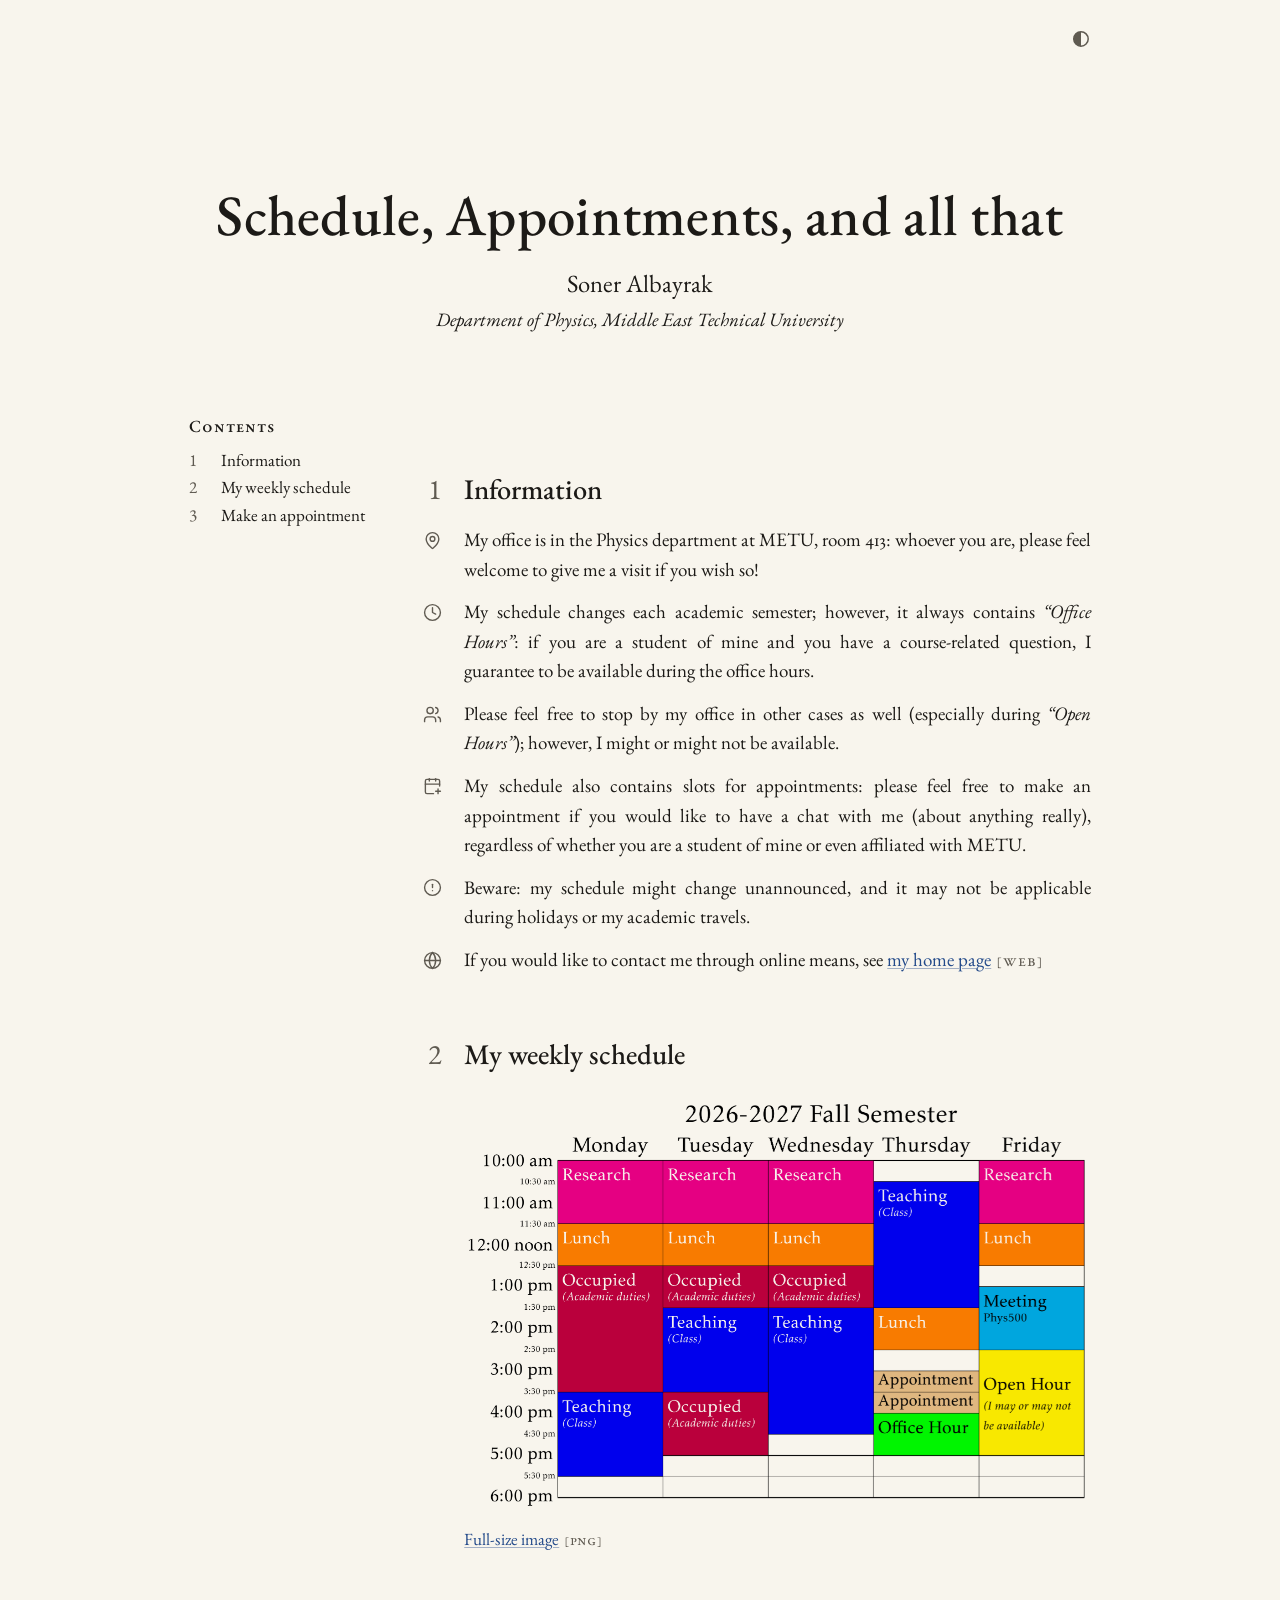
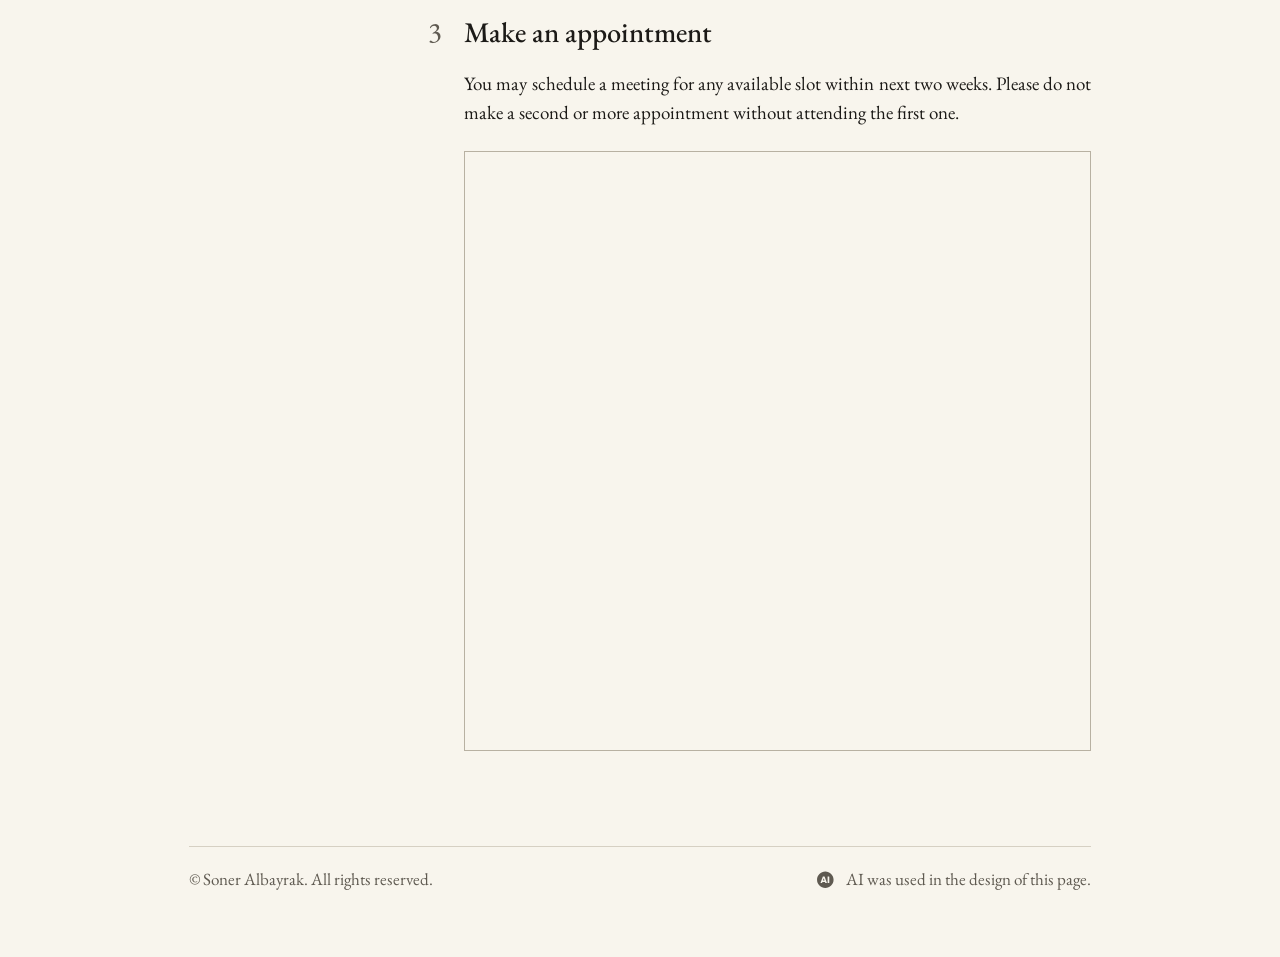
<file: index.html>
<!DOCTYPE html>
<html lang="en">
<head>
<meta charset="utf-8">
<meta name="viewport" content="width=device-width, initial-scale=1">
<meta name="color-scheme" content="light dark">
<script>
/* Theme: apply a saved choice before the first paint so the page never
   flashes the wrong colours. Without a saved choice, or without JavaScript,
   the page follows the system setting. The toggle itself is in js/main.js.
   The choice is shared with the teaching pages (same site, same key). */
(function () {
  try {
    var t = localStorage.getItem("theme");
    if (t === "light" || t === "dark") document.documentElement.setAttribute("data-theme", t);
  } catch (e) {}
})();
</script>
<title>Schedule, Appointments, and all that — Soner Albayrak</title>
<meta name="description" content="Office, weekly schedule, and appointments of Soner Albayrak at the Department of Physics, Middle East Technical University.">
<link rel="icon" href="favicon.svg" type="image/svg+xml">
<link rel="stylesheet" href="css/style.css">
<link rel="stylesheet" href="css/schedule.css">
</head>
<body>

<!-- Running head: shows the current section while scrolling (like \rightmark). -->
<header class="running-head">
  <div class="inner">
    <a target="_blank" rel="noopener noreferrer" href="https://soneralbayrak.com/">Soner Albayrak</a>
    <span class="mark" id="mark" aria-hidden="true">Schedule</span>
  </div>
</header>

<div class="paper">

  <!-- ============================================================ -->
  <!-- \maketitle                                                    -->
  <!-- No "Last revised" line here: the schedule is updated by      -->
  <!-- replacing images/schedule.png, which leaves this file as it  -->
  <!-- is, so a date would soon be wrong. The image names its own   -->
  <!-- semester.                                                     -->
  <!-- ============================================================ -->
  <header class="titleblock" id="top">
    <h1>Schedule, Appointments, and all that</h1>
    <p class="author">Soner Albayrak</p>
    <p class="affil">Department of Physics, Middle East Technical University</p>
  </header>

  <div class="body-grid">

    <!-- ============================================================ -->
    <!-- \tableofcontents                                              -->
    <!-- If you add a section below, add a matching line here.         -->
    <!-- ============================================================ -->
    <nav class="toc" aria-label="Contents">
      <p class="toc-title sc">Contents</p>
      <ol>
        <li><a href="#information"><span class="num">1</span>Information</a></li>
        <li><a href="#schedule"><span class="num">2</span>My weekly schedule</a></li>
        <li><a href="#appointment"><span class="num">3</span>Make an appointment</a></li>
      </ol>
    </nav>

    <main>

      <!-- ============================================================ -->
      <!-- 1  INFORMATION                                                -->
      <!-- One <li> per item; the icon is the <svg> at its start.        -->
      <!-- Icons from Lucide (https://lucide.dev), © Lucide Icons and    -->
      <!-- Contributors, ISC License; "clock" and "circle-alert" come    -->
      <!-- from Feather, © Cole Bemis, MIT License. They are written     -->
      <!-- into the page so that nothing is loaded from elsewhere.       -->
      <!-- ============================================================ -->
      <section id="information">
        <h2><span class="num">1</span>Information</h2>
        <ul class="icons">
          <li><svg viewBox="0 0 24 24" aria-hidden="true" focusable="false"><path d="M20 10c0 4.993-5.539 10.193-7.399 11.799a1 1 0 0 1-1.202 0C9.539 20.193 4 14.993 4 10a8 8 0 0 1 16 0"/><circle cx="12" cy="10" r="3"/></svg>
            My office is in the Physics department at METU, room 413: whoever you are, please feel welcome to give me a visit if you wish so!</li>

          <li><svg viewBox="0 0 24 24" aria-hidden="true" focusable="false"><circle cx="12" cy="12" r="10"/><path d="M12 6v6l4 2"/></svg>
            My schedule changes each academic semester; however, it always contains <em>“Office Hours”</em>: if you are a student of mine and you have a course-related question, I guarantee to be available during the office hours.</li>

          <li><svg viewBox="0 0 24 24" aria-hidden="true" focusable="false"><path d="M16 21v-2a4 4 0 0 0-4-4H6a4 4 0 0 0-4 4v2"/><path d="M16 3.128a4 4 0 0 1 0 7.744"/><path d="M22 21v-2a4 4 0 0 0-3-3.87"/><circle cx="9" cy="7" r="4"/></svg>
            Please feel free to stop by my office in other cases as well (especially during <em>“Open Hours”</em>); however, I might or might not be available.</li>

          <li><svg viewBox="0 0 24 24" aria-hidden="true" focusable="false"><path d="M16 18h6"/><path d="M16 2v3"/><path d="M19 15v6"/><path d="M21 11.5V5a2 2 0 00-2-2H5a2 2 0 00-2 2v14a2 2 0 002 2h8.3"/><path d="M3 9h18"/><path d="M8 2v3"/></svg>
            My schedule also contains slots for appointments: please feel free to make an appointment if you would like to have a chat with me (about anything really), regardless of whether you are a student of mine or even affiliated with METU.</li>

          <li><svg viewBox="0 0 24 24" aria-hidden="true" focusable="false"><circle cx="12" cy="12" r="10"/><line x1="12" x2="12" y1="8" y2="12"/><line x1="12" x2="12.01" y1="16" y2="16"/></svg>
            Beware: my schedule might change unannounced, and it may not be applicable during holidays or my academic travels.</li>

          <li><svg viewBox="0 0 24 24" aria-hidden="true" focusable="false"><circle cx="12" cy="12" r="10"/><path d="M12 2a14.5 14.5 0 0 0 0 20 14.5 14.5 0 0 0 0-20"/><path d="M2 12h20"/></svg>
            If you would like to contact me through online means, see <a target="_blank" rel="noopener noreferrer" href="https://soneralbayrak.com/">my home page<span class="ft">web</span></a></li>
        </ul>
      </section>

      <!-- ============================================================ -->
      <!-- 2  WEEKLY SCHEDULE                                            -->
      <!-- Each semester: replace images/schedule.png; nothing here      -->
      <!-- needs to change. (width/height only reserve space while the   -->
      <!-- image loads; the image's own proportions take over after.)    -->
      <!-- ============================================================ -->
      <section id="schedule">
        <h2><span class="num">2</span>My weekly schedule</h2>
        <figure class="timetable">
          <a target="_blank" rel="noopener noreferrer" href="images/schedule.png"><img src="images/schedule.png" width="9061" height="6052" decoding="async" alt="My weekly schedule for the current semester"></a>
          <figcaption><a target="_blank" rel="noopener noreferrer" href="images/schedule.png">Full-size image<span class="ft">png</span></a></figcaption>
        </figure>
      </section>

      <!-- ============================================================ -->
      <!-- 3  APPOINTMENTS                                               -->
      <!-- The booking form is Google Calendar's appointment page.       -->
      <!-- ============================================================ -->
      <section id="appointment">
        <h2><span class="num">3</span>Make an appointment</h2>
        <p>You may schedule a meeting for any available slot within next two weeks. Please do not make a second or more appointment without attending the first one.</p>
        <iframe class="booking" title="Appointment booking (Google Calendar)" loading="lazy" src="https://calendar.google.com/calendar/appointments/schedules/AcZssZ0YQ2Imkvb7aDQ3RszCe5autOoKaFRNcjiiw27m22VTrHfhN_YEKWQ9UbsR5fa8CfyFDdUn0aWU?gv=true"></iframe>
      </section>

    </main>
  </div>

  <footer class="colophon">
    <p>© Soner Albayrak. All rights reserved.</p>
    <p><span class="ai-badge">
  <svg viewBox="0 0 566.93 566.93" aria-hidden="true" focusable="false">
    <path fill="currentColor" fill-rule="evenodd" d="M272.03,100.72c100.92,0,182.74,81.82,182.74,182.75s-81.82,182.74-182.74,182.74-182.75-81.82-182.75-182.74,81.82-182.75,182.75-182.75"/>
    <g fill="var(--paper)">
      <path d="M170.79,353.74c-1.08,0-2.05-.43-2.92-1.31-.88-.87-1.31-1.84-1.31-2.92,0-.67.07-1.27.2-1.81l47.34-129.32c.4-1.48,1.24-2.79,2.52-3.93,1.27-1.14,3.05-1.71,5.34-1.71h29.81c2.28,0,4.06.57,5.34,1.71,1.27,1.14,2.11,2.45,2.52,3.93l47.14,129.32c.27.54.4,1.14.4,1.81,0,1.08-.44,2.05-1.31,2.92s-1.91,1.31-3.12,1.31h-24.78c-2.01,0-3.52-.5-4.53-1.51-1.01-1.01-1.65-1.91-1.91-2.72l-7.86-20.55h-53.78l-7.65,20.55c-.27.81-.88,1.71-1.81,2.72-.94,1.01-2.55,1.51-4.83,1.51h-24.78ZM218.13,299.96h37.47l-18.93-53.18-18.53,53.18Z"/>
      <path d="M328.11,353.74c-1.48,0-2.69-.47-3.63-1.41-.94-.94-1.41-2.15-1.41-3.63v-130.93c0-1.48.47-2.68,1.41-3.63s2.15-1.41,3.63-1.41h26.99c1.48,0,2.68.47,3.63,1.41.94.94,1.41,2.15,1.41,3.63v130.93c0,1.48-.47,2.69-1.41,3.63-.94.94-2.15,1.41-3.63,1.41h-26.99Z"/>
    </g>
  </svg>
  AI was used in the design of this page.
</span></p>
  </footer>

</div>

<script src="js/main.js"></script>
</body>
</html>
</file>
<file: css/style.css>
/* ==========================================================================
   soneralbayrak.com/schedule — stylesheet
   (The teaching site's stylesheet, unchanged apart from this comment, so the
   two sites can be kept in step by copying it across. Rules that only this
   page needs are in css/schedule.css.)
   A single typeset page. One typeface (EB Garamond, self-hosted), paper and
   ink, and the conventions of a LaTeX document translated to the browser:
   \maketitle, \tableofcontents, numbered sections with hanging numbers,
   booktabs tables, a footnote rule, and a running head that shows the
   current section.
   ========================================================================== */

/* --- Typeface ---------------------------------------------------------- */
@font-face {
  font-family: "EB Garamond";
  src: url("../fonts/EBGaramond-Regular.woff2") format("woff2");
  font-weight: 400; font-style: normal; font-display: swap;
}
@font-face {
  font-family: "EB Garamond";
  src: url("../fonts/EBGaramond-Italic.woff2") format("woff2");
  font-weight: 400; font-style: italic; font-display: swap;
}
@font-face {
  font-family: "EB Garamond";
  src: url("../fonts/EBGaramond-Medium.woff2") format("woff2");
  font-weight: 500; font-style: normal; font-display: swap;
}
@font-face {
  font-family: "EB Garamond";
  src: url("../fonts/EBGaramond-SemiBold.woff2") format("woff2");
  font-weight: 600; font-style: normal; font-display: swap;
}

/* --- Tokens ------------------------------------------------------------ */
:root {
  --paper:       #f8f5ed;
  --ink:         #1c1a17;
  --ink-soft:    #5f5a51;
  --rule:        #d6d0c3;
  --rule-strong: #8a8376;
  --frame:       #b8b1a2;
  --link:        #234a8a;

  --measure: 33rem;   /* width of the text block beside the margin column */
  --measure-1col: 36rem; /* width of the text block when the margin column is gone */
  --margin:  11rem;   /* width of the left margin column (contents) */
  --gutter:  3.5rem;  /* space between margin and text block */
  --head-h:  2.75rem; /* height of the running head */
}

/* Dark palette. It applies in two cases, so it is written twice — keep the
   two copies identical. (1) The reader chose it with the toggle, which sets
   data-theme="dark" on <html>. (2) The system asks for dark and the reader
   has not chosen light. Both are screen-only, so print always gets the
   palette at the end of this file. */
@media screen {
  :root[data-theme="dark"] {
    --paper:       #1b1a18;
    --ink:         #e7e2d7;
    --ink-soft:    #9d978c;
    --rule:        #3a3732;
    --rule-strong: #6f695f;
    --frame:       #5b564d;
    --link:        #93b4ea;
  }
}
@media screen and (prefers-color-scheme: dark) {
  :root:not([data-theme="light"]) {
    --paper:       #1b1a18;
    --ink:         #e7e2d7;
    --ink-soft:    #9d978c;
    --rule:        #3a3732;
    --rule-strong: #6f695f;
    --frame:       #5b564d;
    --link:        #93b4ea;
  }
}

/* A chosen theme also tells the browser which scheme to use for its own
   parts (scrollbars, form controls); the <meta name="color-scheme"> in the
   page allows both until a choice is made. */
:root[data-theme="light"] { color-scheme: light; }
:root[data-theme="dark"]  { color-scheme: dark; }

/* --- Base -------------------------------------------------------------- */
html {
  background: var(--paper);
  color: var(--ink);
  font-family: "EB Garamond", Garamond, "Palatino Linotype", "Book Antiqua", Georgia, serif;
  font-size: 118.75%;              /* 19px — Garamond has a small x-height */
  line-height: 1.55;
  font-kerning: normal;
  font-variant-numeric: oldstyle-nums proportional-nums;
  font-synthesis: weight style;    /* never fake small caps */
  text-rendering: optimizeLegibility;
  -webkit-text-size-adjust: 100%;
  scroll-behavior: smooth;
  scroll-padding-top: calc(var(--head-h) + 1.5rem);
}
@media (prefers-reduced-motion: reduce) {
  html { scroll-behavior: auto; }
  * { transition-duration: 0s !important; }
}

body { margin: 0; }

p {
  margin: 0 0 1rem;
  text-align: justify;
  hyphens: auto;
  -webkit-hyphens: auto;
  text-wrap: pretty;
}

a {
  color: var(--link);
  text-decoration: underline;
  text-decoration-thickness: 1px;
  text-underline-offset: 0.13em;
  text-decoration-color: color-mix(in srgb, var(--link) 40%, transparent);
}
a:hover { text-decoration-color: currentColor; }
:focus-visible { outline: 2px solid var(--link); outline-offset: 2px; }

em, i { font-style: italic; }
strong, b { font-weight: 600; }

/* Small-caps utility: true small caps, tracked slightly as they should be */
.sc {
  font-variant-caps: small-caps;
  letter-spacing: 0.06em;
}

/* --- Running head ------------------------------------------------------ */
.running-head {
  position: sticky;
  top: 0;
  z-index: 10;
  background: var(--paper);
  transition: transform .25s ease, opacity .25s ease;
}
.running-head.is-hidden {
  transform: translateY(-100%);
  opacity: 0;
  pointer-events: none;
}
.running-head .inner {
  padding: 0 1.25rem;
  height: var(--head-h);
  display: flex;
  justify-content: space-between;
  align-items: flex-end;
  padding-bottom: .4rem;
  border-bottom: 1px solid var(--rule);
  font-size: 0.9rem;
  font-variant-caps: small-caps;
  letter-spacing: 0.06em;
  font-variant-numeric: lining-nums;
}
.running-head a {
  color: var(--ink);
  text-decoration: none;
}
.running-head a:hover { color: var(--link); }
.running-head .mark {
  color: var(--ink-soft);
  white-space: nowrap;
  overflow: hidden;
  text-overflow: ellipsis;
  max-width: 60%;
  margin-right: 1.85rem;           /* room for the theme toggle at the text block's edge */
}

/* --- Theme toggle -------------------------------------------------------
   Inserted by js/main.js. A fixed strip the width of the running head, so
   the glyph sits on the running head's line and at the text block's right
   edge; unlike the running head it never hides, so the reader can find it
   on the title page too. The glyph is a disc half ink, half paper — it
   inverts with the page, so it needs no second icon. */
.theme-bar {
  position: fixed;
  top: 0; left: 0; right: 0;
  z-index: 11;                     /* above the running head */
  pointer-events: none;            /* only the button is clickable */
}
.theme-bar .inner {
  height: var(--head-h);
  padding: 0 1.25rem .4rem;
  display: flex;
  justify-content: flex-end;
  align-items: flex-end;
}
.theme-toggle {
  pointer-events: auto;
  appearance: none;
  -webkit-appearance: none;
  background: none;
  border: 0;
  border-radius: 50%;
  padding: .5rem;                  /* a comfortable target around a small glyph */
  margin: 0 -.5rem -.3rem 0;       /* …without moving the glyph off the text edge */
  color: var(--ink-soft);
  line-height: 0;
  cursor: pointer;
}
.theme-toggle svg {
  display: block;
  width: 1.05rem;
  height: 1.05rem;
}
.theme-toggle:hover { color: var(--link); }

/* --- Page frame -------------------------------------------------------- */
.paper {
  max-width: calc(var(--margin) + var(--gutter) + var(--measure));
  margin: 0 auto;
  padding: 0 1.25rem;
}

/* \maketitle */
.titleblock {
  text-align: center;
  padding: 5.5rem 0 3rem;
}
.titleblock h1 {
  font-size: 3rem;
  font-weight: 500;
  line-height: 1.1;
  margin: 0 0 .9rem;
  letter-spacing: 0.005em;
}
.titleblock .author {
  font-size: 1.3rem;
  margin: 0 0 .15rem;
  text-align: center;
}
.titleblock .affil {
  font-style: italic;
  margin: 0 0 .9rem;
  text-align: center;
}
.titleblock .date {
  color: var(--ink-soft);
  font-size: 0.95rem;
  margin: 0;
  text-align: center;
}

/* Margin + text block. Below the wide breakpoint everything sits in one
   column of --measure-1col; above it, the grid below takes over. */
.body-grid, .titleblock, .colophon, .running-head .inner, .theme-bar .inner {
  max-width: var(--measure-1col);
  margin-left: auto;
  margin-right: auto;
}
.body-grid { display: block; }

/* \tableofcontents */
.toc {
  font-size: 0.95rem;
  line-height: 1.45;
  font-variant-numeric: lining-nums tabular-nums;
  margin: 0 0 3rem;
  padding: 1rem 0 1.1rem;
  border-top: 1px solid var(--rule);
  border-bottom: 1px solid var(--rule);
}
.toc-title {
  margin: 0 0 .6rem;
  text-align: left;
  font-weight: 500;
}
.toc ol { list-style: none; margin: 0; padding: 0; }
.toc li { margin: .15rem 0; }
.toc li li { margin-left: 1.6rem; }
.toc a {
  color: inherit;
  text-decoration: none;
  display: flex;
  gap: .55rem;
  align-items: baseline;
}
.toc a:hover { color: var(--link); }
.toc a.active { color: var(--link); }
.toc .num {
  color: var(--ink-soft);
  min-width: 1.15rem;
}
.toc li li .num { min-width: 1.9rem; }
.toc a.active .num { color: inherit; }

main { min-width: 0; }

.lead { margin-bottom: 0; }

/* Sections */
section { margin-top: 3.25rem; }

h2, h3 {
  position: relative;
  line-height: 1.25;
  font-variant-numeric: lining-nums;
  text-wrap: balance;
}
h2 {
  font-size: 1.5rem;
  font-weight: 500;
  margin: 0 0 1rem;
}
h3 {
  font-size: 1.2rem;
  font-weight: 600;
  margin: 2.5rem 0 .1rem;
}
h2 .num, h3 .num {
  color: var(--ink-soft);
  font-weight: 400;
  margin-right: .6rem;
}
.tagline {
  font-style: italic;
  color: var(--ink-soft);
  margin: 0 0 .8rem;
  text-align: left;
}

/* Framed block (\fbox) for the current semester */
.frame {
  border: 1px solid var(--frame);
  padding: 1.1rem 1.35rem 1rem;
  margin: 1.25rem 0 1.25rem;
}
.frame .semester {
  display: flex;
  justify-content: space-between;
  align-items: baseline;
  margin: 0 0 .35rem;
  text-align: left;
  font-weight: 500;
  font-variant-numeric: lining-nums;
}
.frame .semester .code {
  color: var(--ink-soft);
  font-weight: 400;
  font-variant-numeric: lining-nums;
  font-size: 0.95rem;
}
.frame p:last-child { margin-bottom: 0; }

/* Tables — booktabs: rules above and below, none between or beside */
table {
  border-collapse: collapse;
  width: 100%;
  margin: .5rem 0 1rem;
  text-align: left;
  font-variant-numeric: lining-nums tabular-nums;
}
thead th {
  font-weight: 500;
  padding: .45rem .65rem .35rem;
  border-top: 1.5px solid var(--rule-strong);
  border-bottom: 1px solid var(--rule-strong);
  vertical-align: bottom;
}
td {
  padding: .38rem .65rem;
  vertical-align: baseline;
}
tbody tr:first-child td { padding-top: .5rem; }
tbody tr:last-child td {
  border-bottom: 1.5px solid var(--rule-strong);
  padding-bottom: .5rem;
}
th:first-child, td:first-child { padding-left: 0; }
th:last-child,  td:last-child  { padding-right: 0; }
.table-wrap { overflow-x: auto; }
td.nowrap, th.nowrap { white-space: nowrap; }

/* Document links: "Syllabus [pdf]" — the arXiv convention */
.docs {
  list-style: none;
  margin: .6rem 0 .25rem;
  padding: 0;
  display: flex;
  flex-wrap: wrap;
  column-gap: 1.6rem;
  row-gap: .2rem;
}
.ft {
  font-variant-caps: small-caps;
  letter-spacing: 0.05em;
  color: var(--ink-soft);
  font-size: 0.9em;
  margin-left: .3em;
  text-decoration: none;
  display: inline-block;
}
.ft::before { content: "["; }
.ft::after  { content: "]"; }
a:hover .ft { color: inherit; }

/* Collapsible archive */
details { margin: .6rem 0 0; }
summary {
  cursor: pointer;
  list-style: none;
  display: inline-block;
}
summary::-webkit-details-marker { display: none; }
summary::before {
  content: "›";
  display: inline-block;
  width: 1em;
  line-height: 1;
  color: var(--ink-soft);
  transition: transform .18s ease;
}
details[open] summary::before { transform: translateY(0.28em) rotate(90deg); }
summary:hover { color: var(--link); }
details > .table-wrap, details > table { margin-top: .5rem; }

/* Description list (\begin{description}) for the policy documents */
dl { margin: 1rem 0 0; }
dt { font-weight: 600; margin-top: .9rem; }
dt a { text-decoration: none; }
dt a:hover { text-decoration: underline; }
dd {
  margin: .1rem 0 0;
  text-align: justify;
  hyphens: auto;
  -webkit-hyphens: auto;
}
dd p { margin: 0; }

/* Footnotes */
section.footnotes { margin-top: 3.25rem; }
.footnotes hr {
  width: 33%;
  margin: 0 0 .9rem;
  border: 0;
  border-top: 1px solid var(--rule-strong);
}
.footnotes ol {
  margin: 0;
  padding-left: 1.4rem;
  font-size: 0.9rem;
  line-height: 1.5;
  color: var(--ink-soft);
}
.footnotes li { margin-bottom: .45rem; padding-left: .2rem; }
.footnotes li::marker { color: var(--ink-soft); }
.footnotes a { color: var(--link); }
.fnback { text-decoration: none; margin-left: .3em; }
sup.fnref {
  font-size: 0.68em;
  line-height: 0;
  vertical-align: baseline;
  position: relative;
  top: -0.6em;
  font-variant-numeric: lining-nums;
}
sup.fnref a { text-decoration: none; padding: 0 .08em; }

/* Figures, should any be added: LaTeX-style caption below */
figure { margin: 1.5rem 0; }
figure img { display: block; max-width: 100%; height: auto; margin: 0 auto; }
figcaption {
  font-size: 0.9rem;
  color: var(--ink-soft);
  margin-top: .6rem;
  text-align: left;
}
figcaption .label { font-weight: 500; color: var(--ink); }

/* Colophon */
.colophon {
  margin: 5rem auto 3rem;
  padding-top: 1rem;
  border-top: 1px solid var(--rule);
  font-size: 0.9rem;
  color: var(--ink-soft);
  display: flex;
  flex-wrap: wrap;
  justify-content: space-between;
  gap: .3rem 2rem;
}
.colophon p { margin: 0; text-align: left; }
.colophon a { color: inherit; }

/* --- Wide screens: contents in the left margin, hanging numbers -------- */
@media (min-width: 68em) {
  .body-grid, .titleblock, .colophon, .running-head .inner, .theme-bar .inner {
    max-width: calc(var(--margin) + var(--gutter) + var(--measure));
  }
  .body-grid {
    display: grid;
    grid-template-columns: var(--margin) var(--measure);
    column-gap: var(--gutter);
    justify-content: center;
    align-items: start;
  }
  .toc {
    position: sticky;
    top: calc(var(--head-h) + 1.75rem);
    margin: 0;
    padding: .25rem 0 0;
    border: 0;
    font-size: 0.9rem;
  }
  .toc-title { margin-bottom: .5rem; }
  h2 .num, h3 .num {
    position: absolute;
    right: 100%;
    margin-right: 1.15rem;
    text-align: right;
    white-space: nowrap;
  }
  .titleblock { padding-top: 6.5rem; }
}

/* --- Narrow screens ---------------------------------------------------- */
@media (max-width: 40em) {
  html { font-size: 106.25%; }          /* 17px */
  p, dd { text-align: left; }           /* no hyphenation dictionary can save a 40-character justified line */

  /* The schedule table folds into one entry per course:
     course on the first line, then "days, hours, room P1", then the syllabus.
     This relies on the column order of the template row. */
  .frame thead { display: none; }
  .frame table, .frame tbody { display: block; }
  .frame tr {
    display: block;
    padding: .5rem 0 .55rem;
    border-top: 1px solid var(--rule);
  }
  .frame tbody tr:first-child { border-top: 1.5px solid var(--rule-strong); }
  .frame tbody tr:last-child  { border-bottom: 1.5px solid var(--rule-strong); }
  .frame td { display: inline; padding: 0; border: 0 !important; }
  .frame td:first-child { display: block; font-weight: 600; }
  .frame td:last-child  { display: block; margin-top: .1rem; }
  .frame td:nth-child(2)::after,
  .frame td:nth-child(3)::after { content: ", "; }
  .frame td:nth-child(4)::before { content: "room "; }
  .titleblock { padding: 3.5rem 0 2rem; }
  .titleblock h1 { font-size: 2.4rem; }
  .running-head .inner, .theme-bar .inner { padding: 0 1rem .4rem; }
  .paper { padding: 0 1rem; }
  .frame { padding: .9rem 1rem .8rem; }
  .docs { column-gap: 1.2rem; }
  .running-head .mark { max-width: 55%; }
}

/* --- Print: behave like the document it pretends to be ----------------- */
@media print {
  :root {
    --paper: #fff; --ink: #000; --ink-soft: #444;
    --rule: #999; --rule-strong: #000; --frame: #000; --link: #000;
  }
  html { font-size: 11pt; }
  .running-head, .theme-bar { display: none; }
  .toc { position: static; }
  a { text-decoration: none; color: inherit; }
  .docs a::after, dt a::after {
    content: " " attr(href);
    font-size: 0.8em;
    color: var(--ink-soft);
    word-break: break-all;
  }
  .docs a .ft, dt a .ft { display: none; }
  .fnback { display: none; }
  section, article { break-inside: avoid-page; }
}

/* Inline file names and codes stay in the text face (\texttt without a second family) */
code {
  font-family: inherit;
  font-variant-numeric: lining-nums tabular-nums;
  font-size: 0.97em;
}

/* --- AI disclosure badge ----------------------------------------------- */
.ai-badge {
  display: inline-flex;
  align-items: center;
  gap: .45em;
  color: var(--ink-soft);
  font-size: 0.9rem;
  text-wrap: pretty;
}
.ai-badge svg {
  flex: none;
  width: 1.5em;
  height: 1.5em;
}
</file>
<file: css/schedule.css>
/* ==========================================================================
   soneralbayrak.com/schedule — rules for this page only
   Loaded after css/style.css (the teaching site's stylesheet), and written
   in the same idiom: paper and ink, nothing that a typeset page would not
   have.
   ========================================================================== */

/* The title is long for one line at this size: break it evenly. */
.titleblock h1 { text-wrap: balance; }

/* --- Itemize with icon labels -------------------------------------------
   Like \begin{itemize} with an icon for each \item. The icon sits to the
   left of the text in the soft ink; on wide screens it hangs in the gutter,
   in line with the hanging section numbers, so the text keeps the block's
   left edge. */
.icons {
  list-style: none;
  margin: 0;
  padding: 0;
}
.icons li {
  position: relative;
  margin: 0 0 .7rem;
  padding-left: 1.8rem;
  text-align: justify;
  hyphens: auto;
  -webkit-hyphens: auto;
  text-wrap: pretty;
}
.icons li:last-child { margin-bottom: 0; }
.icons svg {
  position: absolute;
  left: 0;
  top: .3em;
  width: 1em;
  height: 1em;
  fill: none;
  stroke: currentColor;
  stroke-width: 1.75;
  stroke-linecap: round;
  stroke-linejoin: round;
  color: var(--ink-soft);
}

/* --- The weekly schedule -------------------------------------------------
   The image is drawn on white. Multiplied onto the paper, its white takes
   the paper's colour and the timetable looks printed on the page. The dark
   palette shows it as it is. */
.timetable { margin: 1.25rem 0 0; }
.timetable > a { display: block; }
.timetable img { mix-blend-mode: multiply; }
@media screen {
  :root[data-theme="dark"] .timetable img { mix-blend-mode: normal; }
}
@media screen and (prefers-color-scheme: dark) {
  :root:not([data-theme="light"]) .timetable img { mix-blend-mode: normal; }
}

/* --- The booking form: Google Calendar's page, framed like an \fbox ------ */
.booking {
  display: block;
  box-sizing: border-box;          /* the frame stays inside the text block */
  width: 100%;
  height: 600px;
  margin: 1.25rem 0 0;
  border: 1px solid var(--frame);
}

/* --- Wide screens: the icons hang in the gutter ------------------------- */
@media (min-width: 68em) {
  .icons li { padding-left: 0; }
  .icons svg { left: auto; right: 100%; margin-right: 1.15rem; }
}

/* --- Narrow screens ----------------------------------------------------- */
@media (max-width: 40em) {
  .icons li { text-align: left; }
}

/* --- Print: a booking form cannot be used on paper --------------------- */
@media print {
  .booking { display: none; }
}
</file>
